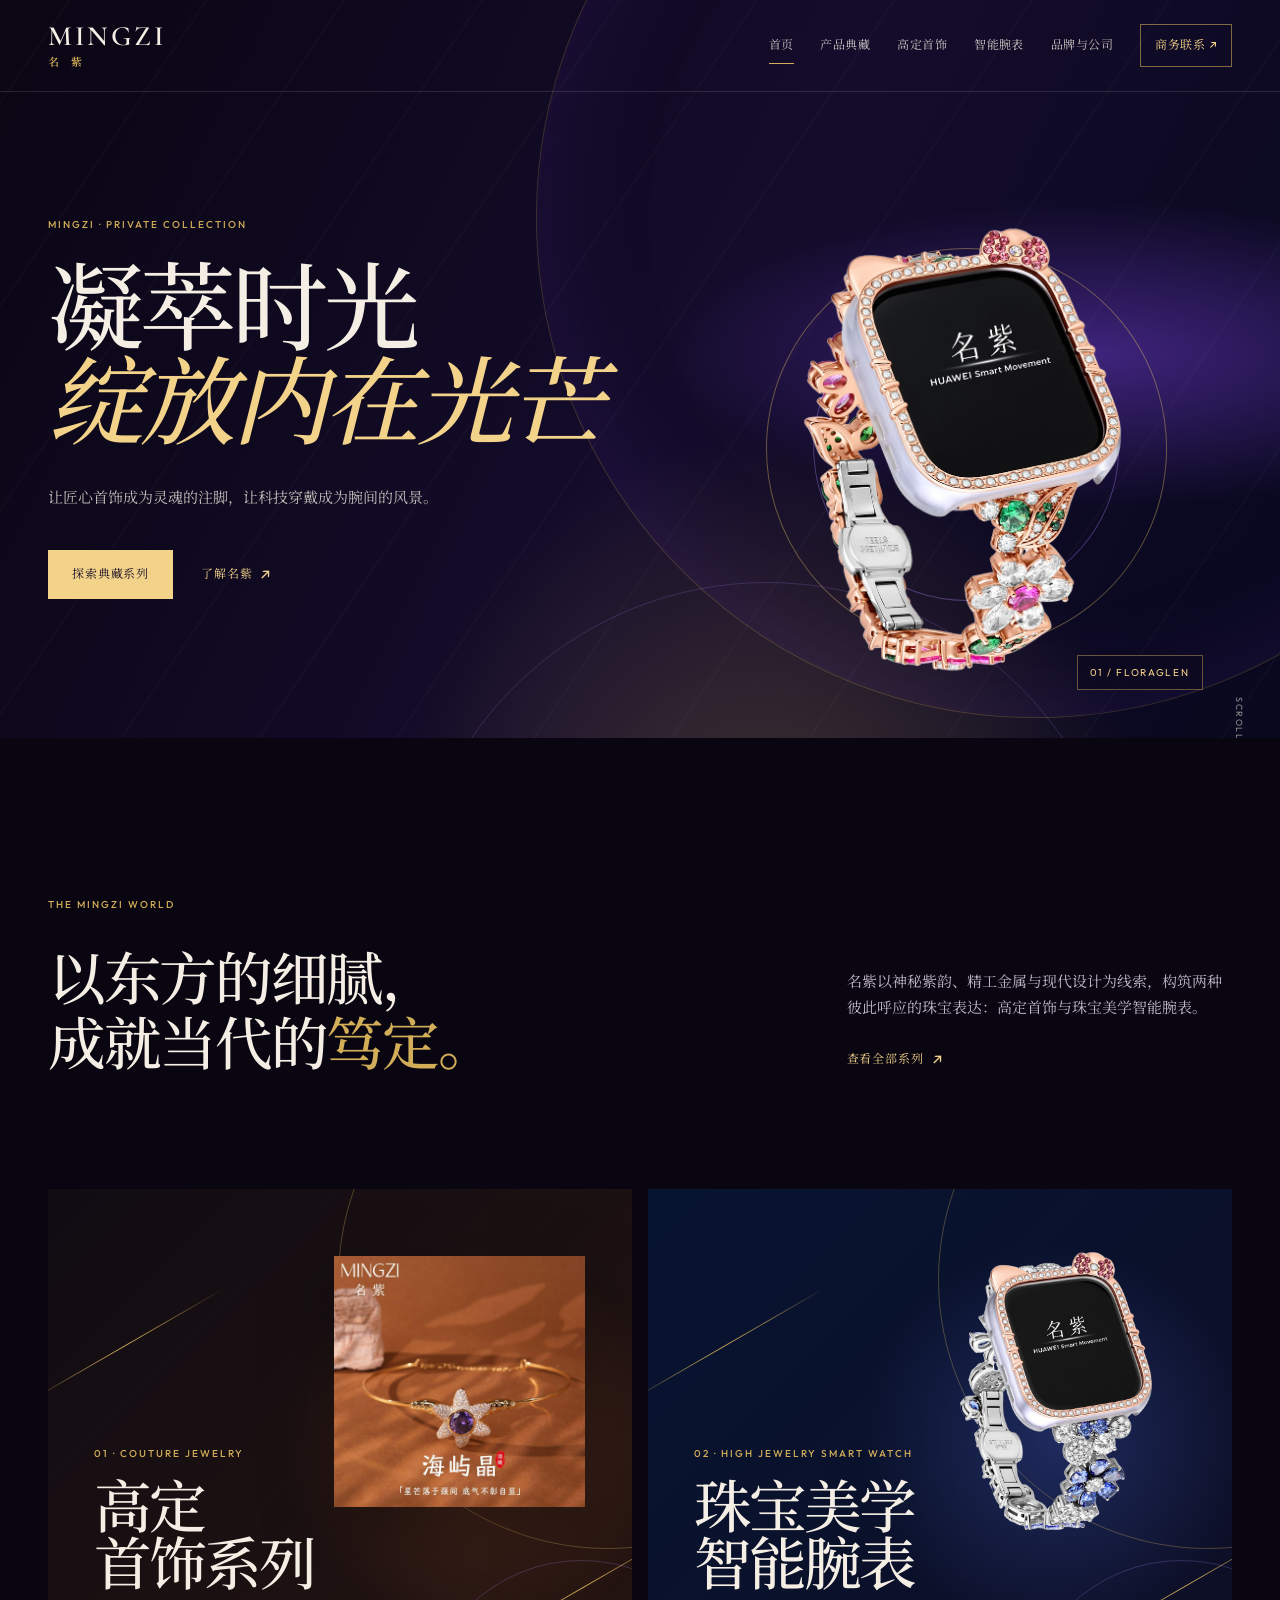
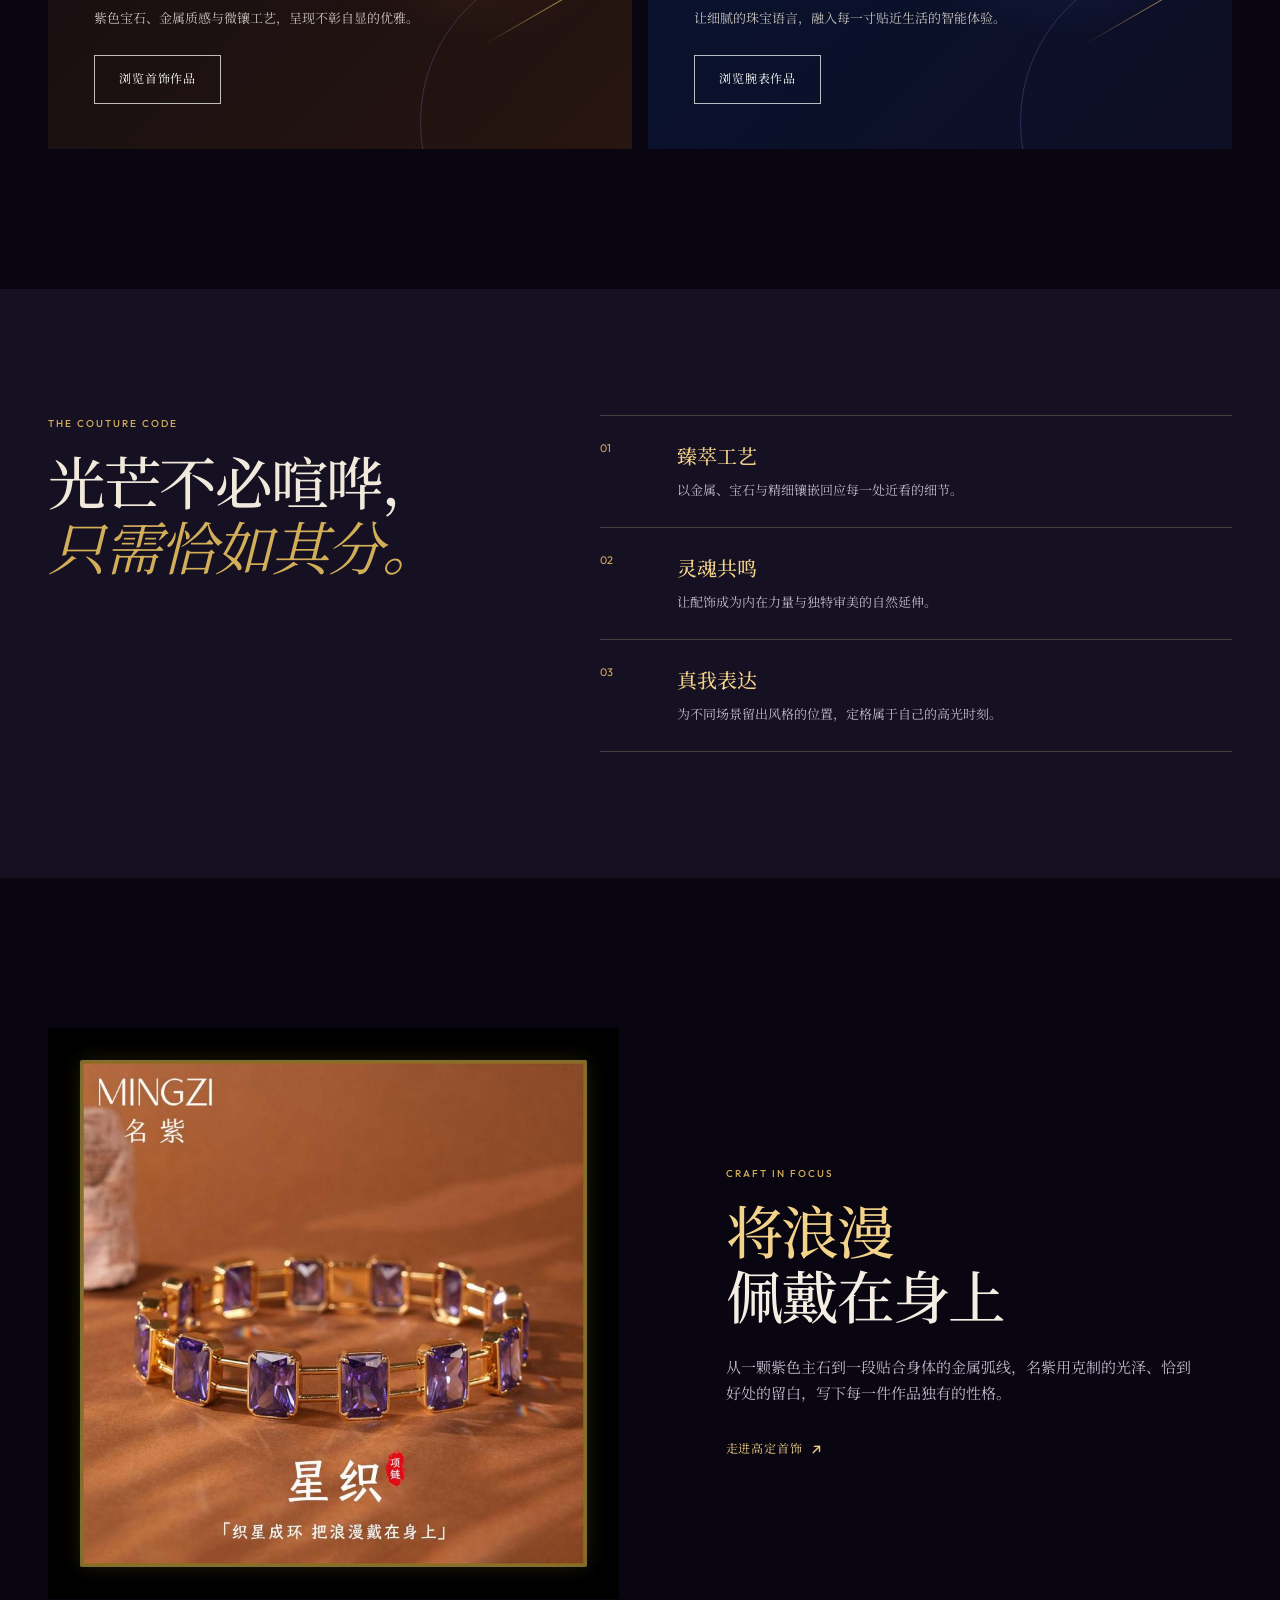
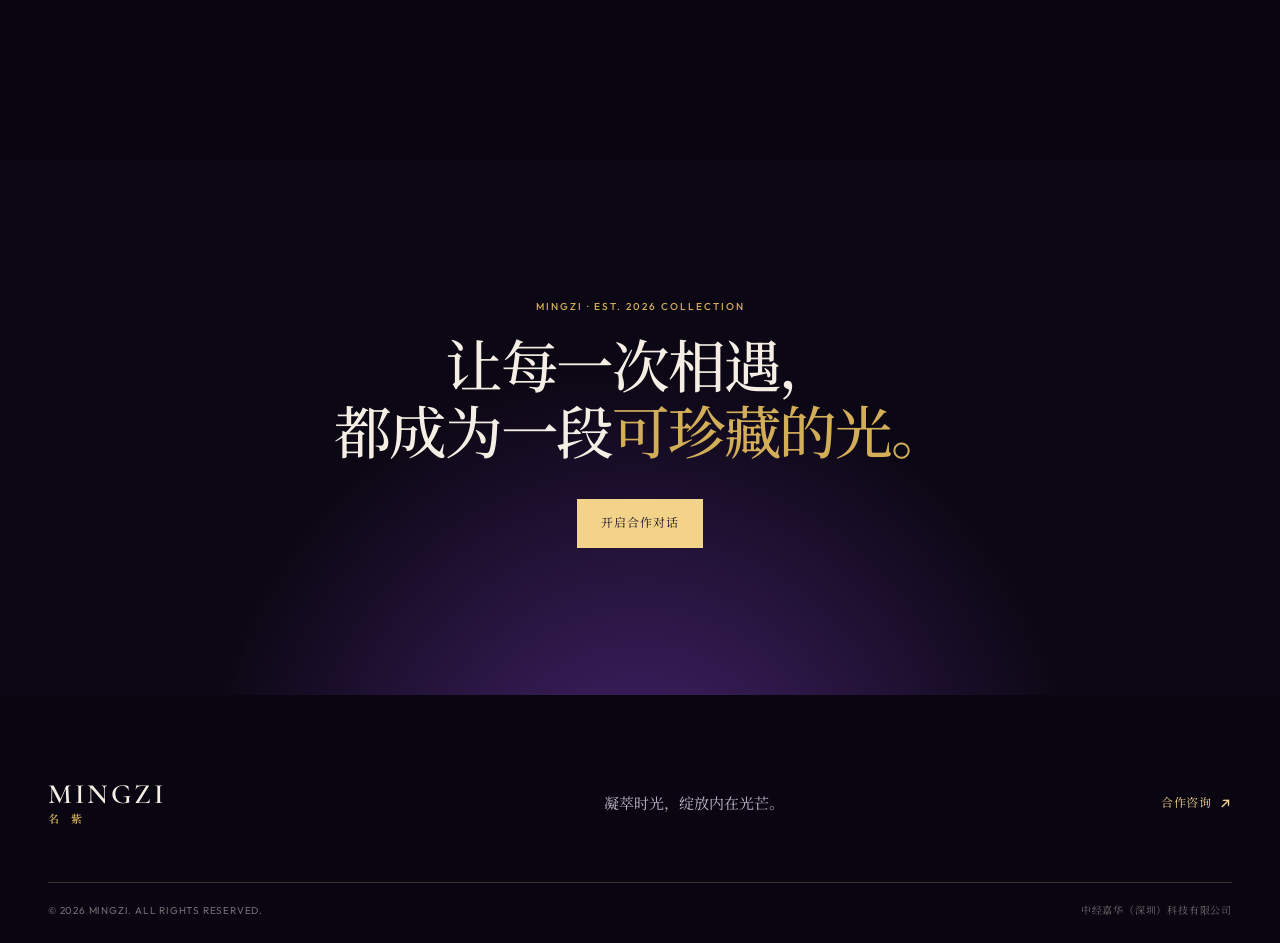
<file: index.html>
<!doctype html>
<html lang="zh-CN">
  <head>
    <meta charset="utf-8">
    <meta name="viewport" content="width=device-width, initial-scale=1">
    <meta name="description" content="名紫 MINGZI - 高定首饰与珠宝美学智能腕表系列。">
    <meta name="theme-color" content="#0a061a">
    <title>名紫 MINGZI | 高定首饰与智能腕表</title>
    <link rel="preconnect" href="https://fonts.googleapis.com">
    <link rel="preconnect" href="https://fonts.gstatic.com" crossorigin>
    <link href="https://fonts.googleapis.com/css2?family=Cormorant+Garamond:wght@400;500;600;700&family=Noto+Serif+SC:wght@400;500;600;700&family=Outfit:wght@400;500;600&display=swap" rel="stylesheet">
    <link rel="stylesheet" href="assets/site.css?v=9bdb654">
  </head>
  <body data-page="home">
    <a class="skip-link" href="#main">跳到主要内容</a>
    <header data-site-header></header>
    <main id="main">
      <section class="hero hero--home">
        <div class="hero__aurora" aria-hidden="true"></div>
        <div class="hero__content shell">
          <p class="eyebrow">MINGZI · PRIVATE COLLECTION</p>
          <h1>凝萃时光<br><em>绽放内在光芒</em></h1>
          <p class="hero__lead">让匠心首饰成为灵魂的注脚，让科技穿戴成为腕间的风景。</p>
          <div class="hero__actions">
            <a class="button button--gold" href="collections.html">探索典藏系列</a>
            <a class="text-link" href="brand.html">了解名紫 <span aria-hidden="true">↗</span></a>
          </div>
        </div>
        <div class="hero__product-stage reveal is-visible">
          <span class="hero__product-label">01 / FLORAGLEN</span>
          <img src="assets/products/watch-floraglen.png" style="--product-mask:url('products/watch-floraglen-mask.png')" alt="花涧绮梦 Floraglen 智能腕表" fetchpriority="high" draggable="false">
        </div>
        <a class="hero__scroll" href="#worlds"><span>SCROLL TO DISCOVER</span><i aria-hidden="true"></i></a>
      </section>

      <section class="intro shell" id="worlds">
        <p class="eyebrow">THE MINGZI WORLD</p>
        <div class="intro__grid reveal">
          <h2>以东方的细腻，<br>成就当代的<span>笃定。</span></h2>
          <div>
            <p>名紫以神秘紫韵、精工金属与现代设计为线索，构筑两种彼此呼应的珠宝表达：高定首饰与珠宝美学智能腕表。</p>
            <a class="text-link" href="collections.html">查看全部系列 <span aria-hidden="true">↗</span></a>
          </div>
        </div>
      </section>

      <section class="world-cards shell" aria-label="两大产品系列">
        <article class="world-card world-card--jewelry reveal">
          <div class="world-card__art" aria-hidden="true"><i></i><i></i></div>
          <img class="world-card__product" src="assets/products/jewelry-sealslegem.png" alt="海屿晶 SealsleGem 项圈项链" loading="lazy" draggable="false">
          <div class="world-card__content">
            <p class="eyebrow">01 · COUTURE JEWELRY</p>
            <h2>高定<br>首饰系列</h2>
            <p>紫色宝石、金属质感与微镶工艺，呈现不彰自显的优雅。</p>
            <a class="button button--line" href="jewelry.html">浏览首饰作品</a>
          </div>
        </article>
        <article class="world-card world-card--watch reveal">
          <div class="world-card__art" aria-hidden="true"><i></i><i></i></div>
          <img class="world-card__product world-card__product--watch" src="assets/products/watch-stellaisle.png" style="--product-mask:url('products/watch-stellaisle-mask.png')" alt="星屿蓝梦 Stellaisle 智能腕表" loading="lazy" draggable="false">
          <div class="world-card__content">
            <p class="eyebrow">02 · HIGH JEWELRY SMART WATCH</p>
            <h2>珠宝美学<br>智能腕表</h2>
            <p>让细腻的珠宝语言，融入每一寸贴近生活的智能体验。</p>
            <a class="button button--line" href="smart-watch.html">浏览腕表作品</a>
          </div>
        </article>
      </section>

      <section class="philosophy">
        <div class="shell philosophy__grid">
          <div class="philosophy__copy reveal">
            <p class="eyebrow">THE COUTURE CODE</p>
            <h2>光芒不必喧哗，<br><em>只需恰如其分。</em></h2>
          </div>
          <ol class="principles" aria-label="名紫品牌理念">
            <li class="reveal"><span>01</span><div><h3>臻萃工艺</h3><p>以金属、宝石与精细镶嵌回应每一处近看的细节。</p></div></li>
            <li class="reveal"><span>02</span><div><h3>灵魂共鸣</h3><p>让配饰成为内在力量与独特审美的自然延伸。</p></div></li>
            <li class="reveal"><span>03</span><div><h3>真我表达</h3><p>为不同场景留出风格的位置，定格属于自己的高光时刻。</p></div></li>
          </ol>
        </div>
      </section>

      <section class="feature shell">
        <div class="feature__image reveal">
          <img src="assets/products/jewelry-starweave.png" alt="星织 Starweave 紫宝石项链" loading="lazy" draggable="false">
        </div>
        <div class="feature__copy reveal">
          <p class="eyebrow">CRAFT IN FOCUS</p>
          <h2>将浪漫<br>佩戴在身上</h2>
          <p>从一颗紫色主石到一段贴合身体的金属弧线，名紫用克制的光泽、恰到好处的留白，写下每一件作品独有的性格。</p>
          <a class="text-link" href="jewelry.html">走进高定首饰 <span aria-hidden="true">↗</span></a>
        </div>
      </section>

      <section class="closing-cta">
        <div class="shell reveal">
          <p class="eyebrow">MINGZI · EST. 2026 COLLECTION</p>
          <h2>让每一次相遇，<br>都成为一段<span>可珍藏的光。</span></h2>
          <a class="button button--gold" href="contact.html">开启合作对话</a>
        </div>
      </section>
    </main>
    <footer data-site-footer></footer>
    <script src="assets/site.js" defer></script>
  </body>
</html>
</file>
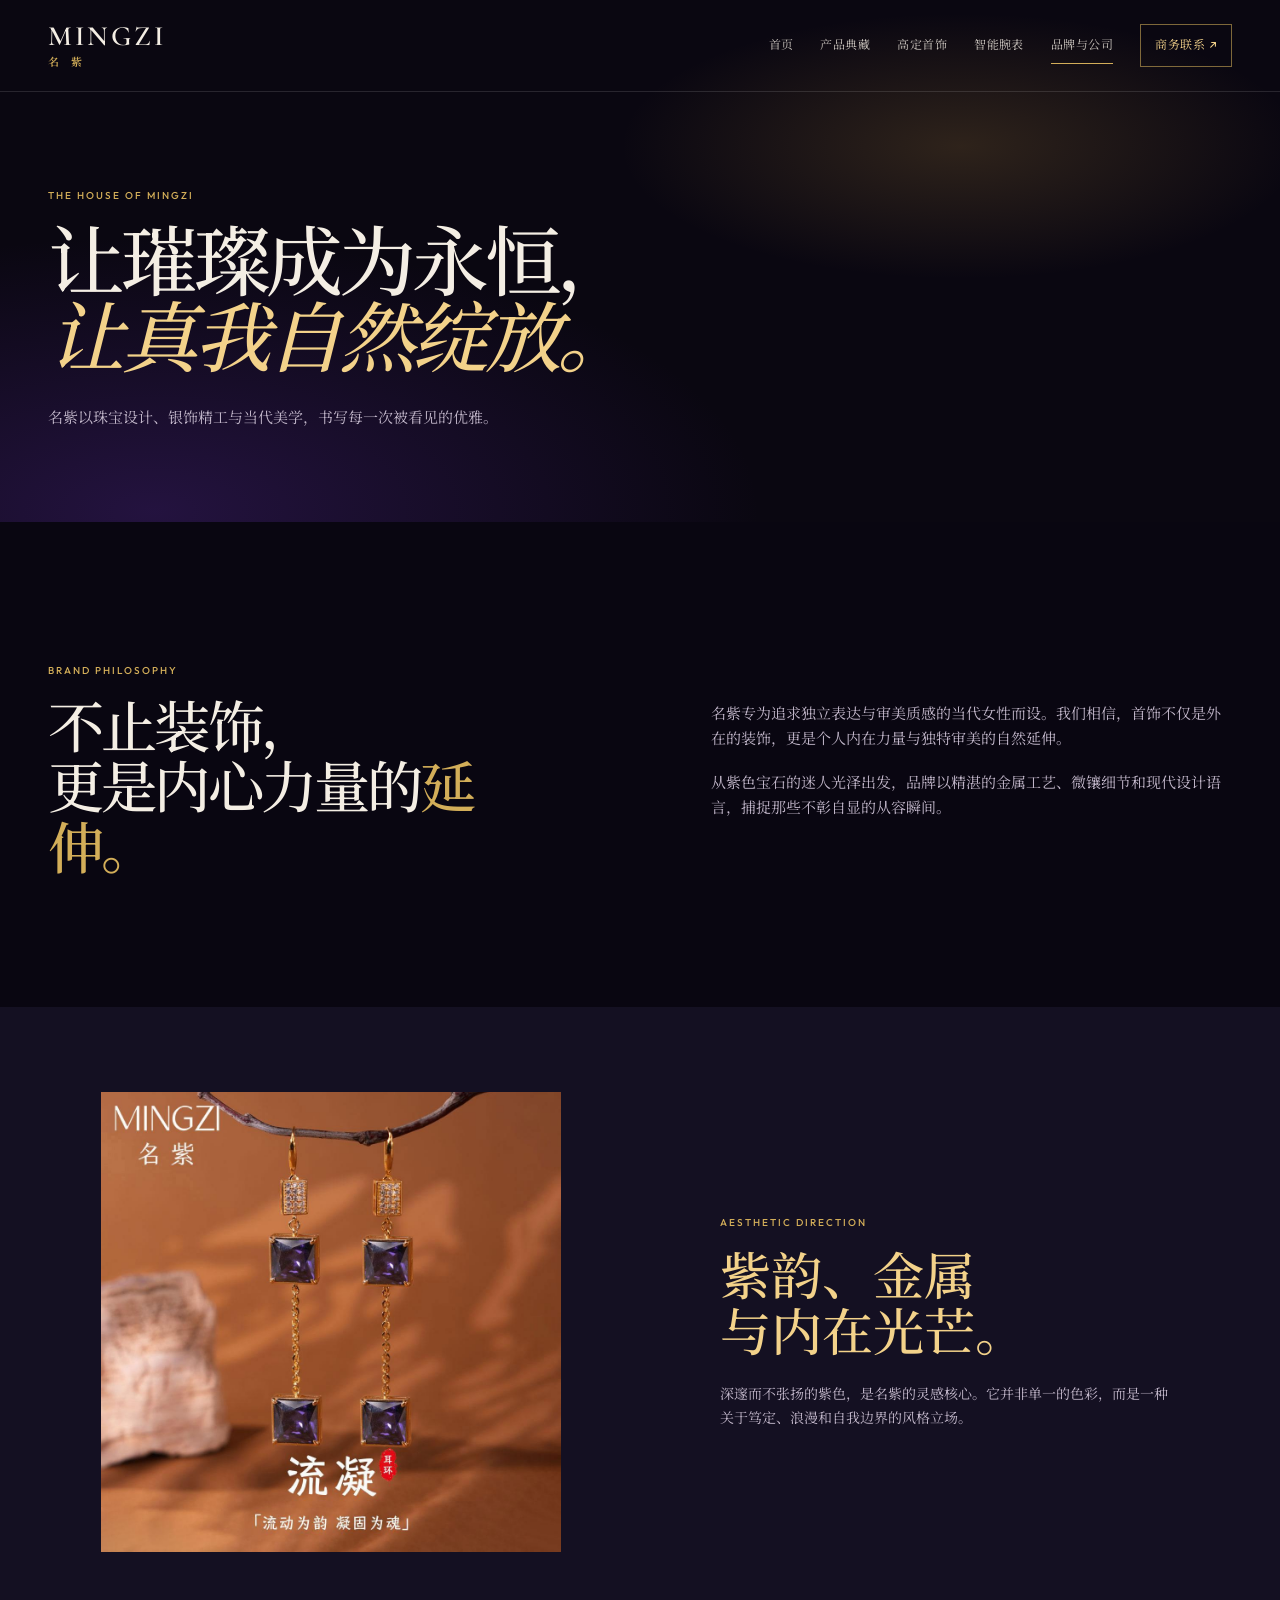
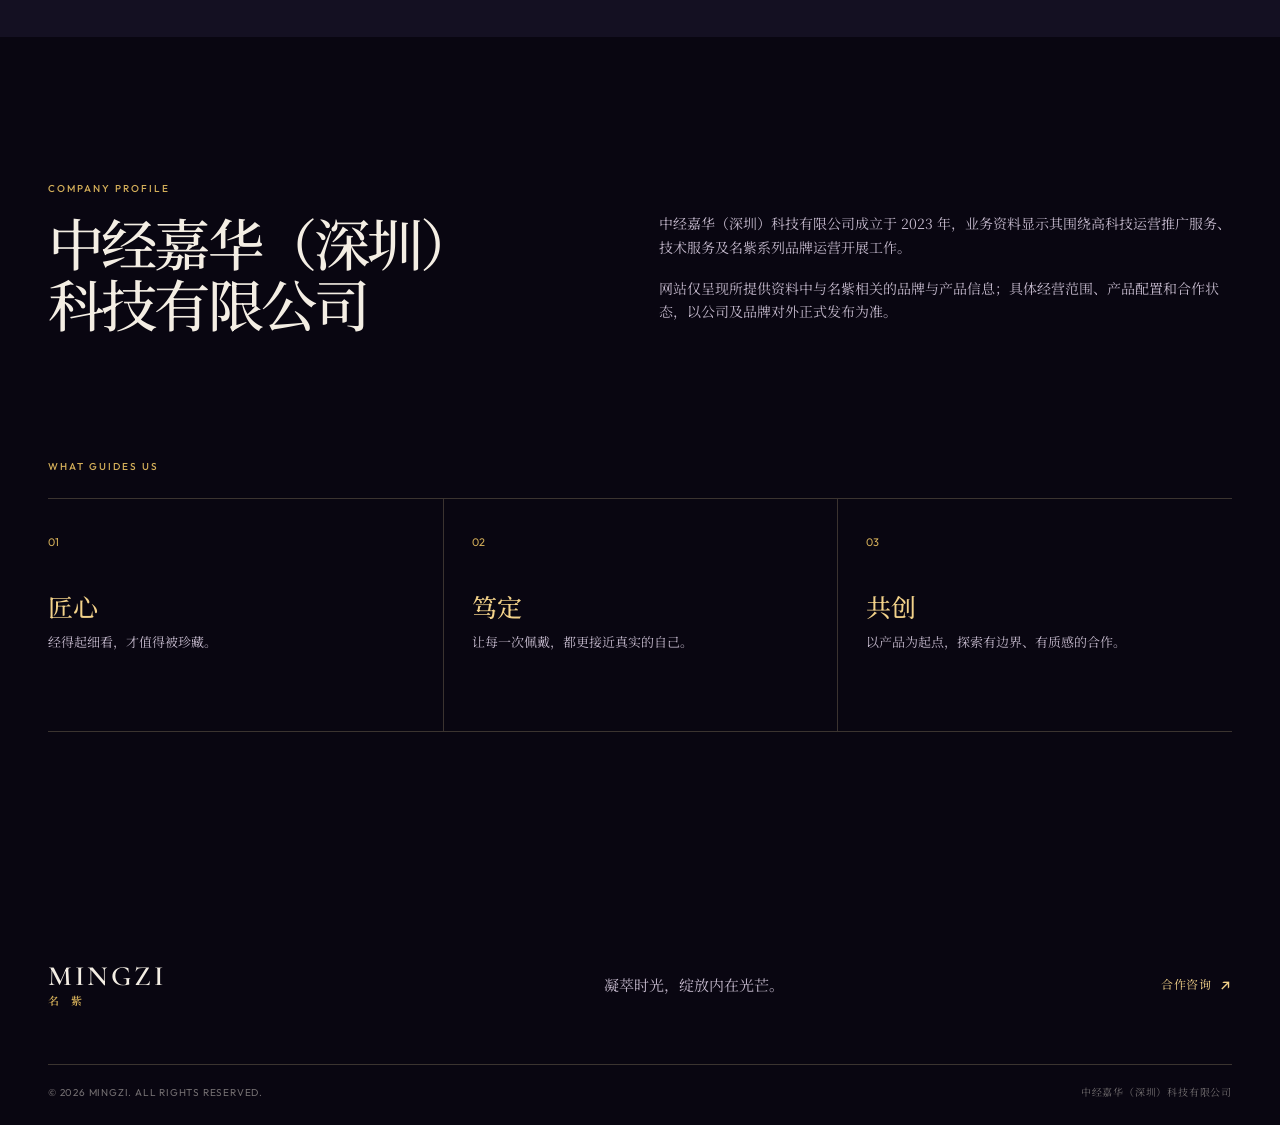
<file: brand.html>
<!doctype html>
<html lang="zh-CN">
  <head>
    <meta charset="utf-8"><meta name="viewport" content="width=device-width, initial-scale=1">
    <meta name="description" content="关于名紫 MINGZI 与中经嘉华（深圳）科技有限公司。"><meta name="theme-color" content="#0a061a">
    <title>品牌与公司 | 名紫 MINGZI</title>
    <link rel="preconnect" href="https://fonts.googleapis.com"><link rel="preconnect" href="https://fonts.gstatic.com" crossorigin>
    <link href="https://fonts.googleapis.com/css2?family=Cormorant+Garamond:wght@400;500;600;700&family=Noto+Serif+SC:wght@400;500;600&family=Outfit:wght@400;500;600&display=swap" rel="stylesheet"><link rel="stylesheet" href="assets/site.css?v=9bdb654">
  </head>
  <body data-page="brand">
    <a class="skip-link" href="#main">跳到主要内容</a><header data-site-header></header>
    <main id="main">
      <section class="page-hero page-hero--brand"><div class="shell"><p class="eyebrow">THE HOUSE OF MINGZI</p><h1>让璀璨成为永恒，<br><em>让真我自然绽放。</em></h1><p>名紫以珠宝设计、银饰精工与当代美学，书写每一次被看见的优雅。</p></div></section>
      <section class="brand-story shell"><div class="brand-story__title reveal"><p class="eyebrow">BRAND PHILOSOPHY</p><h2>不止装饰，<br>更是内心力量的<span>延伸。</span></h2></div><div class="brand-story__text reveal"><p>名紫专为追求独立表达与审美质感的当代女性而设。我们相信，首饰不仅是外在的装饰，更是个人内在力量与独特审美的自然延伸。</p><p>从紫色宝石的迷人光泽出发，品牌以精湛的金属工艺、微镶细节和现代设计语言，捕捉那些不彰自显的从容瞬间。</p></div></section>
      <section class="brand-image-statement"><div class="shell brand-image-statement__grid"><img src="assets/products/jewelry-coagulation.png" alt="流凝高定耳饰" loading="lazy" draggable="false"><div class="reveal"><p class="eyebrow">AESTHETIC DIRECTION</p><h2>紫韵、金属<br>与内在光芒。</h2><p>深邃而不张扬的紫色，是名紫的灵感核心。它并非单一的色彩，而是一种关于笃定、浪漫和自我边界的风格立场。</p></div></div></section>
      <section class="company shell"><div class="company__heading reveal"><p class="eyebrow">COMPANY PROFILE</p><h2>中经嘉华（深圳）<br>科技有限公司</h2></div><div class="company__copy reveal"><p>中经嘉华（深圳）科技有限公司成立于 2023 年，业务资料显示其围绕高科技运营推广服务、技术服务及名紫系列品牌运营开展工作。</p><p>网站仅呈现所提供资料中与名紫相关的品牌与产品信息；具体经营范围、产品配置和合作状态，以公司及品牌对外正式发布为准。</p></div></section>
      <section class="values shell"><p class="eyebrow">WHAT GUIDES US</p><div class="values__grid"><article class="reveal"><span>01</span><h3>匠心</h3><p>经得起细看，才值得被珍藏。</p></article><article class="reveal"><span>02</span><h3>笃定</h3><p>让每一次佩戴，都更接近真实的自己。</p></article><article class="reveal"><span>03</span><h3>共创</h3><p>以产品为起点，探索有边界、有质感的合作。</p></article></div></section>
    </main>
    <footer data-site-footer></footer><script src="assets/site.js" defer></script>
  </body>
</html>
</file>
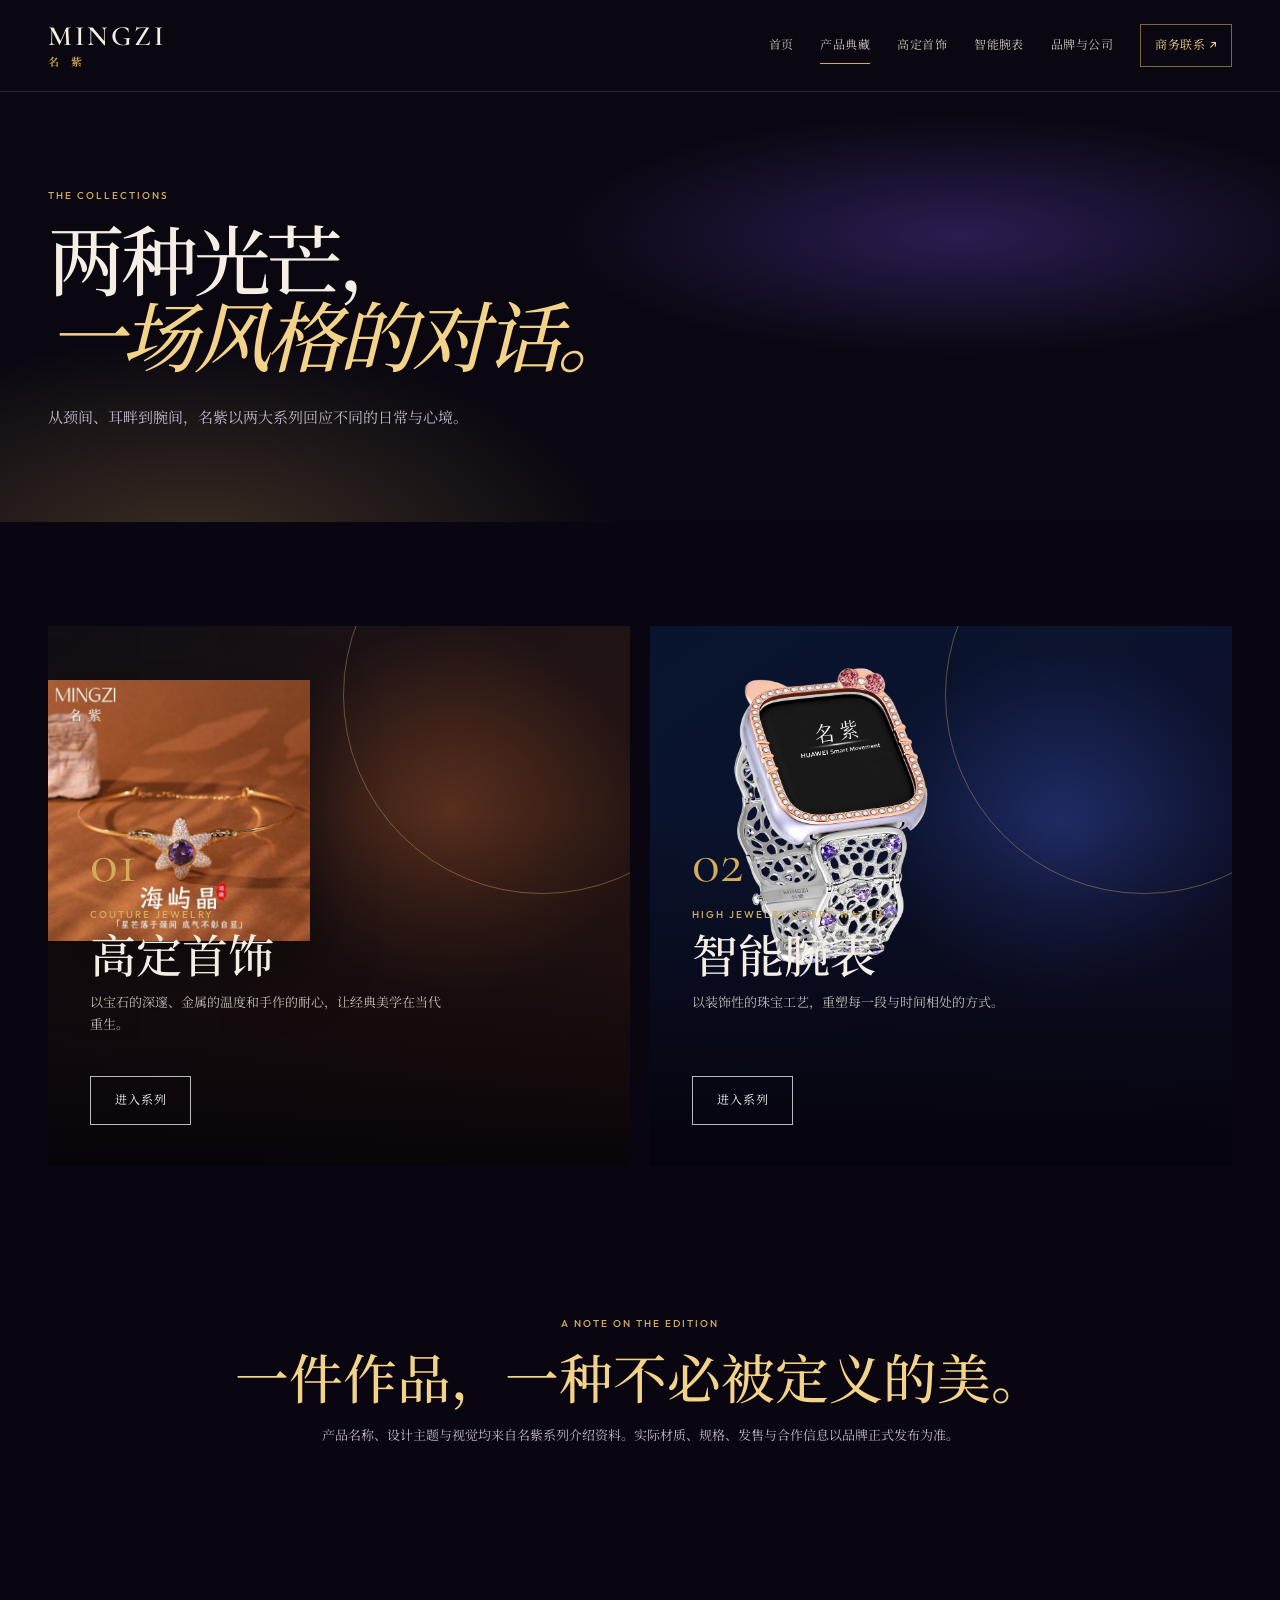
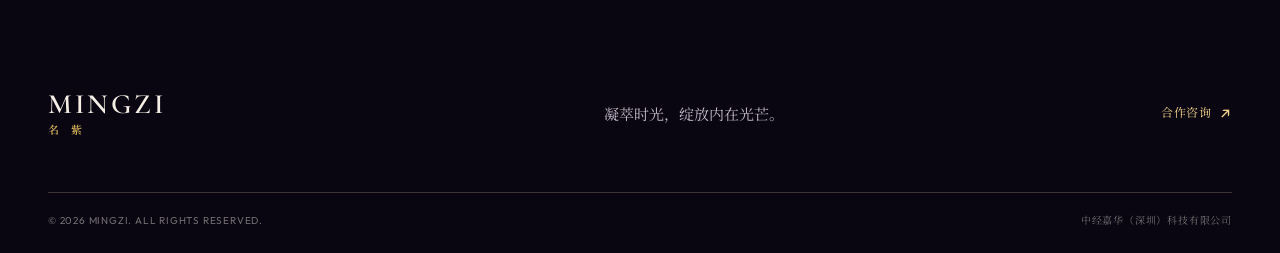
<file: collections.html>
<!doctype html>
<html lang="zh-CN">
  <head>
    <meta charset="utf-8">
    <meta name="viewport" content="width=device-width, initial-scale=1">
    <meta name="description" content="名紫 MINGZI 产品典藏 - 高定首饰与珠宝美学智能腕表。">
    <meta name="theme-color" content="#0a061a">
    <title>产品典藏 | 名紫 MINGZI</title>
    <link rel="preconnect" href="https://fonts.googleapis.com"><link rel="preconnect" href="https://fonts.gstatic.com" crossorigin>
    <link href="https://fonts.googleapis.com/css2?family=Cormorant+Garamond:wght@400;500;600;700&family=Noto+Serif+SC:wght@400;500;600;700&family=Outfit:wght@400;500;600&display=swap" rel="stylesheet">
    <link rel="stylesheet" href="assets/site.css?v=9bdb654">
  </head>
  <body data-page="collections">
    <a class="skip-link" href="#main">跳到主要内容</a><header data-site-header></header>
    <main id="main">
      <section class="page-hero page-hero--collections">
        <div class="shell"><p class="eyebrow">THE COLLECTIONS</p><h1>两种光芒，<br><em>一场风格的对话。</em></h1><p>从颈间、耳畔到腕间，名紫以两大系列回应不同的日常与心境。</p></div>
      </section>
      <section class="collection-paths shell">
        <article class="collection-path collection-path--dark reveal">
          <div class="collection-path__art" aria-hidden="true"></div>
          <img class="collection-path__product" src="assets/products/jewelry-sealslegem.png" alt="海屿晶项圈项链" loading="lazy" draggable="false">
          <div class="collection-path__content"><span>01</span><p class="eyebrow">COUTURE JEWELRY</p><h2>高定首饰</h2><p>以宝石的深邃、金属的温度和手作的耐心，让经典美学在当代重生。</p><a class="button button--line" href="jewelry.html">进入系列</a></div>
        </article>
        <article class="collection-path collection-path--blue reveal">
          <div class="collection-path__art" aria-hidden="true"></div>
          <img class="collection-path__product collection-path__product--watch" src="assets/products/watch-tide.png" style="--product-mask:url('products/watch-tide-mask.png')" alt="汐光紫霞智能腕表" loading="lazy" draggable="false">
          <div class="collection-path__content"><span>02</span><p class="eyebrow">HIGH JEWELRY SMART WATCH</p><h2>智能腕表</h2><p>以装饰性的珠宝工艺，重塑每一段与时间相处的方式。</p><a class="button button--line" href="smart-watch.html">进入系列</a></div>
        </article>
      </section>
      <section class="edition-note shell reveal">
        <p class="eyebrow">A NOTE ON THE EDITION</p><h2>一件作品，一种不必被定义的美。</h2><p>产品名称、设计主题与视觉均来自名紫系列介绍资料。实际材质、规格、发售与合作信息以品牌正式发布为准。</p>
      </section>
    </main>
    <footer data-site-footer></footer><script src="assets/site.js" defer></script>
  </body>
</html>
</file>
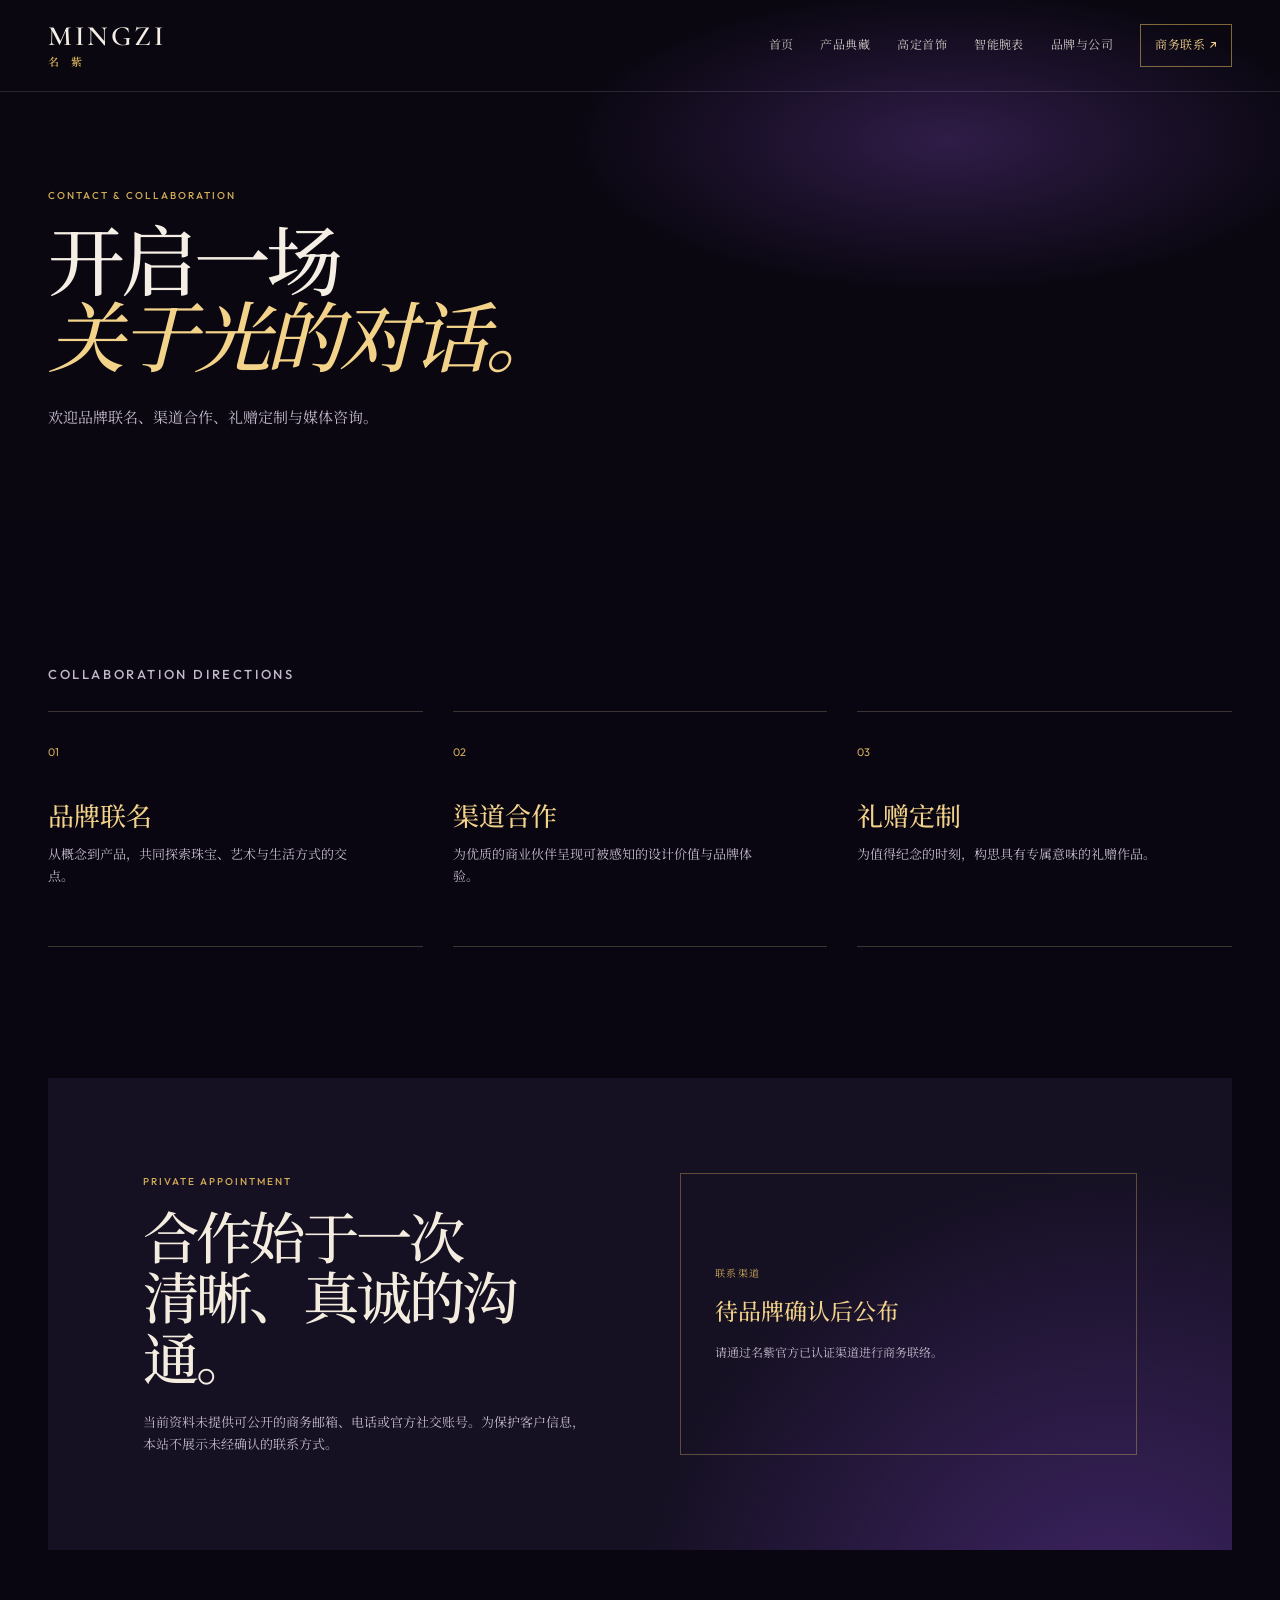
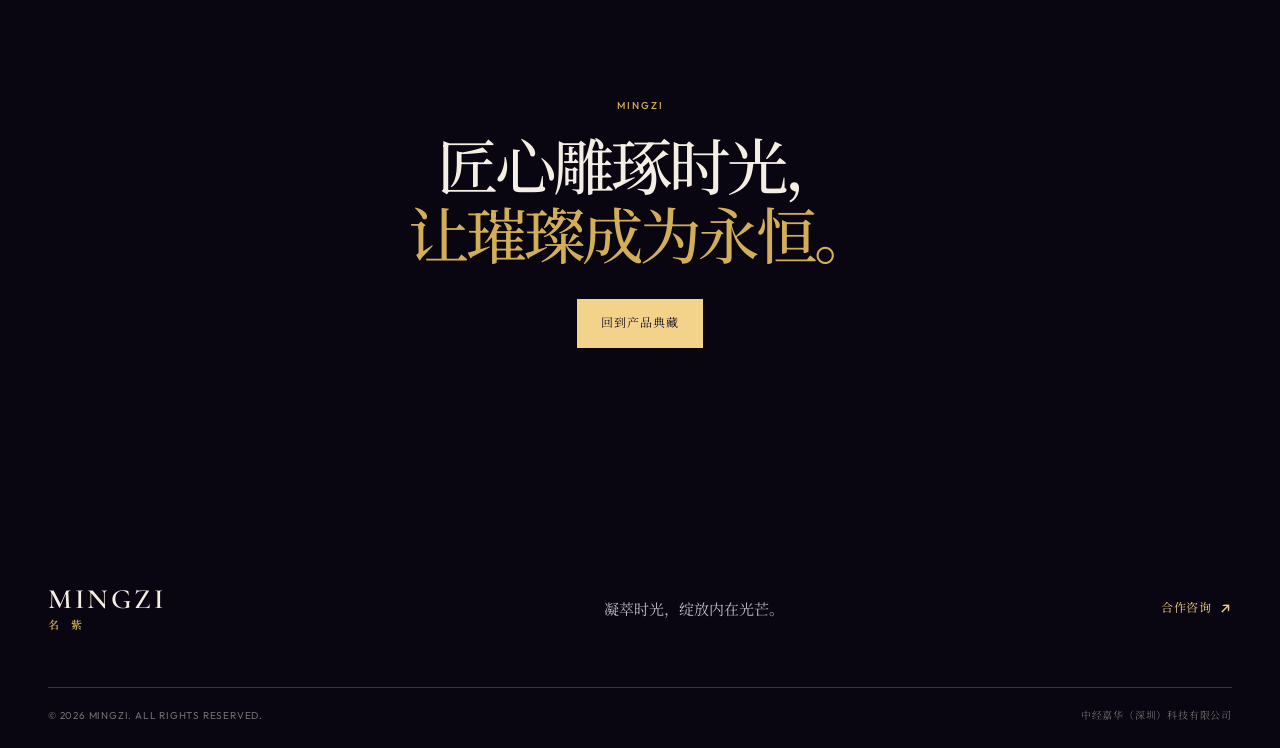
<file: contact.html>
<!doctype html>
<html lang="zh-CN">
  <head>
    <meta charset="utf-8"><meta name="viewport" content="width=device-width, initial-scale=1">
    <meta name="description" content="名紫 MINGZI 商务合作与品牌咨询。"><meta name="theme-color" content="#0a061a">
    <title>商务联系 | 名紫 MINGZI</title>
    <link rel="preconnect" href="https://fonts.googleapis.com"><link rel="preconnect" href="https://fonts.gstatic.com" crossorigin>
    <link href="https://fonts.googleapis.com/css2?family=Cormorant+Garamond:wght@400;500;600;700&family=Noto+Serif+SC:wght@400;500;600&family=Outfit:wght@400;500;600&display=swap" rel="stylesheet"><link rel="stylesheet" href="assets/site.css?v=9bdb654">
  </head>
  <body data-page="contact">
    <a class="skip-link" href="#main">跳到主要内容</a><header data-site-header></header>
    <main id="main">
      <section class="page-hero page-hero--contact"><div class="shell"><p class="eyebrow">CONTACT & COLLABORATION</p><h1>开启一场<br><em>关于光的对话。</em></h1><p>欢迎品牌联名、渠道合作、礼赠定制与媒体咨询。</p></div></section>
      <section class="contact-types shell"><p class="eyebrow">COLLABORATION DIRECTIONS</p><div class="contact-types__grid"><article class="reveal"><span>01</span><h2>品牌联名</h2><p>从概念到产品，共同探索珠宝、艺术与生活方式的交点。</p></article><article class="reveal"><span>02</span><h2>渠道合作</h2><p>为优质的商业伙伴呈现可被感知的设计价值与品牌体验。</p></article><article class="reveal"><span>03</span><h2>礼赠定制</h2><p>为值得纪念的时刻，构思具有专属意味的礼赠作品。</p></article></div></section>
      <section class="contact-panel shell"><div class="contact-panel__copy reveal"><p class="eyebrow">PRIVATE APPOINTMENT</p><h2>合作始于一次<br>清晰、真诚的沟通。</h2><p>当前资料未提供可公开的商务邮箱、电话或官方社交账号。为保护客户信息，本站不展示未经确认的联系方式。</p></div><div class="contact-panel__note reveal"><p>联系渠道</p><strong>待品牌确认后公布</strong><span>请通过名紫官方已认证渠道进行商务联络。</span></div></section>
      <section class="contact-final shell"><p class="eyebrow">MINGZI</p><h2>匠心雕琢时光，<br><span>让璀璨成为永恒。</span></h2><a class="button button--gold" href="collections.html">回到产品典藏</a></section>
    </main>
    <footer data-site-footer></footer><script src="assets/site.js" defer></script>
  </body>
</html>
</file>
<file: assets/site.css>
:root {
  --ink: #090611;
  --ink-soft: #120d1d;
  --ink-blue: #06092b;
  --violet: #643bd2;
  --violet-pale: #b49aff;
  --gold: #d3ae59;
  --gold-bright: #f3d28a;
  --cream: #f4eee4;
  --muted: #c3b8cb;
  --rule: rgba(235, 213, 160, .22);
  --font-display: "Cormorant Garamond", "Noto Serif SC", serif;
  --font-body: "Noto Serif SC", serif;
  --font-ui: "Outfit", "Noto Serif SC", sans-serif;
  --shell: min(1280px, calc(100vw - 96px));
}

* { box-sizing: border-box; }
html { background: var(--ink); scroll-behavior: smooth; }
body { margin: 0; color: var(--cream); background: var(--ink); font-family: var(--font-body); font-weight: 400; line-height: 1.7; overflow-x: hidden; }
body::selection { color: var(--ink); background: var(--gold-bright); }
a { color: inherit; text-decoration: none; }
button { color: inherit; font: inherit; }
img { display: block; max-width: 100%; user-select: none; -webkit-user-drag: none; }
h1, h2, h3, p { margin: 0; }
.shell { width: var(--shell); margin-inline: auto; }
.skip-link { position: fixed; z-index: 999; top: -100px; left: 16px; color: var(--ink); background: var(--gold-bright); padding: 10px 14px; font-family: var(--font-ui); font-size: 13px; }
.skip-link:focus { top: 16px; }

/* Header and footer */
[data-site-header] { position: relative; z-index: 30; }
.site-header { position: absolute; top: 0; left: 0; width: 100%; display: flex; align-items: center; justify-content: space-between; min-height: 92px; padding: 0 max(48px, calc((100vw - 1280px) / 2)); border-bottom: 1px solid rgba(255, 255, 255, .12); }
.brand-mark { display: inline-flex; flex-direction: column; align-items: flex-start; color: var(--cream); line-height: .85; letter-spacing: .06em; }
.brand-mark span { font-family: var(--font-display); font-size: 28px; font-weight: 600; letter-spacing: .11em; }
.brand-mark b { margin-top: 8px; color: var(--gold); font-family: var(--font-body); font-size: 11px; font-weight: 600; letter-spacing: .42em; }
.site-nav { display: flex; align-items: center; gap: clamp(16px, 2.1vw, 34px); color: rgba(244, 238, 228, .82); font-family: var(--font-ui); font-size: 12px; letter-spacing: .04em; }
.site-nav > a:not(.site-nav__contact) { position: relative; padding: 35px 0; white-space: nowrap; }
.site-nav > a:not(.site-nav__contact)::after { position: absolute; bottom: 27px; left: 0; width: 0; height: 1px; content: ""; background: var(--gold); transition: width .28s ease; }
.site-nav > a:hover::after, .site-nav > a[aria-current="page"]::after { width: 100%; }
.site-nav__contact { padding: 10px 14px; border: 1px solid rgba(211, 174, 89, .58); color: var(--gold-bright); transition: background .25s, color .25s; }
.site-nav__contact:hover { color: var(--ink); background: var(--gold-bright); }
.menu-toggle { display: none; }
.site-footer { padding-top: 88px; padding-bottom: 24px; }
.site-footer__top { display: grid; grid-template-columns: 1fr 1fr auto; align-items: center; gap: 36px; padding-bottom: 58px; border-bottom: 1px solid var(--rule); }
.site-footer__top > p { color: var(--muted); font-size: 15px; }
.site-footer__bottom { display: flex; justify-content: space-between; gap: 20px; padding-top: 19px; color: rgba(244, 238, 228, .45); font-family: var(--font-ui); font-size: 10px; letter-spacing: .08em; }

/* Common atomic pieces */
.eyebrow { color: var(--gold); font-family: var(--font-ui); font-size: 10px; font-weight: 500; letter-spacing: .2em; text-transform: uppercase; }
.button { display: inline-flex; align-items: center; justify-content: center; min-height: 49px; padding: 0 24px; font-family: var(--font-ui); font-size: 12px; letter-spacing: .07em; transition: transform .25s ease, background .25s ease, color .25s ease; }
.button:hover { transform: translateY(-3px); }
.button--gold { color: #1b1328; background: var(--gold-bright); }
.button--line { border: 1px solid rgba(255, 255, 255, .72); color: white; }
.button--line:hover { border-color: var(--gold-bright); color: var(--ink); background: var(--gold-bright); }
.text-link { display: inline-flex; gap: 8px; align-items: center; color: var(--gold-bright); font-family: var(--font-ui); font-size: 12px; letter-spacing: .07em; }
.text-link span { font-size: 16px; transition: transform .2s; }
.text-link:hover span { transform: translate(3px, -3px); }
.reveal { opacity: 0; transform: translateY(24px); transition: opacity .7s ease, transform .7s cubic-bezier(.2,.65,.3,1); }
.reveal.is-visible { opacity: 1; transform: translateY(0); }

/* Home */
.hero { position: relative; min-height: 100svh; isolation: isolate; }
.hero__media { position: absolute; z-index: -2; inset: 0; width: 100%; height: 100%; object-fit: cover; object-position: center; }
.hero__veil { position: absolute; z-index: -1; inset: 0; background: linear-gradient(90deg, rgba(3, 2, 14, .93) 0%, rgba(3, 2, 14, .6) 39%, rgba(3, 2, 14, .12) 70%), linear-gradient(0deg, rgba(3, 2, 14, .8) 0%, transparent 35%); }
.hero__content { display: flex; min-height: 100svh; padding-top: clamp(180px, 24vh, 250px); padding-bottom: 130px; flex-direction: column; align-items: flex-start; justify-content: flex-start; }
.hero h1 { max-width: 780px; margin-top: 22px; font-size: clamp(56px, 7.5vw, 116px); font-weight: 500; line-height: .98; letter-spacing: -.04em; }
.hero h1 em, .page-hero h1 em, .catalog-hero h1 em { color: var(--gold-bright); font-family: var(--font-display); font-weight: 500; }
.hero__lead { max-width: 430px; margin-top: 30px; color: rgba(244, 238, 228, .78); font-size: 15px; }
.hero__actions { display: flex; gap: 28px; align-items: center; margin-top: 40px; }
.hero__scroll { position: absolute; right: max(48px, calc((100vw - 1280px) / 2)); bottom: 41px; display: flex; gap: 15px; align-items: center; color: rgba(244,238,228,.58); font-family: var(--font-ui); font-size: 9px; letter-spacing: .17em; transform: rotate(90deg) translateX(100%); transform-origin: right bottom; }
.hero__scroll i { position: relative; width: 42px; height: 1px; overflow: hidden; background: rgba(244,238,228,.36); }
.hero__scroll i::after { position: absolute; inset: 0 auto 0 0; width: 50%; content: ""; background: var(--gold-bright); animation: travel 1.8s ease-in-out infinite; }
@keyframes travel { 0% { transform: translateX(-100%); } 55%, 100% { transform: translateX(210%); } }
.intro { padding-top: 158px; padding-bottom: 116px; }
.intro__grid { display: grid; grid-template-columns: 1.2fr .68fr; gap: 10%; margin-top: 30px; align-items: end; }
.intro h2, .philosophy h2, .feature h2, .closing-cta h2 { font-size: clamp(41px, 4.5vw, 72px); font-weight: 500; line-height: 1.13; letter-spacing: -.04em; }
.intro h2 span, .closing-cta h2 span { color: var(--gold); }
.intro__grid p { margin-bottom: 24px; color: var(--muted); font-size: 15px; }
.world-cards { display: grid; grid-template-columns: repeat(2, 1fr); gap: 16px; }
.world-card { position: relative; min-height: 710px; overflow: hidden; isolation: isolate; }
.world-card img { position: absolute; z-index: -2; width: 100%; height: 100%; object-fit: cover; transition: transform .8s cubic-bezier(.18,.7,.3,1); }
.world-card--jewelry img { object-position: 50% 50%; }
.world-card--watch img { object-position: 50% 50%; }
.world-card:hover img { transform: scale(1.035); }
.world-card__shade { position: absolute; z-index: -1; inset: 0; background: linear-gradient(0deg, rgba(2,1,5,.9), rgba(2,1,5,.02) 75%); }
.world-card__content { position: absolute; inset: auto 46px 45px; }
.world-card h2 { margin-top: 13px; font-size: clamp(46px, 4.5vw, 72px); font-weight: 500; line-height: .98; letter-spacing: -.05em; }
.world-card__content > p:not(.eyebrow) { max-width: 325px; margin: 19px 0 26px; color: rgba(244,238,228,.8); font-size: 13px; }
.philosophy { margin-top: 140px; padding: 126px 0; background: #151022; }
.philosophy__grid { display: grid; grid-template-columns: .8fr 1.2fr; gap: 11%; align-items: start; }
.philosophy h2 { margin-top: 16px; color: #f1e9dc; }
.philosophy h2 em { color: var(--gold); font-family: var(--font-display); font-weight: 400; }
.principles { display: grid; gap: 0; padding: 0; margin: 0; list-style: none; counter-reset: none; }
.principles li { display: grid; grid-template-columns: 64px 1fr; gap: 13px; padding: 23px 0 26px; border-top: 1px solid var(--rule); }
.principles li:last-child { border-bottom: 1px solid var(--rule); }
.principles li > span { color: var(--gold); font-family: var(--font-ui); font-size: 11px; }
.principles h3 { color: var(--gold-bright); font-size: 20px; font-weight: 500; }
.principles p { margin-top: 6px; color: var(--muted); font-size: 13px; }
.feature { display: grid; grid-template-columns: 1.06fr .94fr; gap: 9%; align-items: center; padding-top: 150px; padding-bottom: 160px; }
.feature__image { overflow: hidden; }
.feature__image img { width: 100%; transition: transform .8s ease; }
.feature__image:hover img { transform: scale(1.03); }
.feature__copy { padding-right: 8%; }
.feature h2 { margin: 15px 0 27px; }
.feature h2::first-line { color: var(--gold-bright); }
.feature__copy p:not(.eyebrow) { margin-bottom: 28px; color: var(--muted); font-size: 15px; }
.closing-cta { padding: 139px 0 147px; text-align: center; background: radial-gradient(circle at 50% 120%, rgba(92, 47, 145, .7), transparent 48%), #0c0714; }
.closing-cta h2 { max-width: 880px; margin: 16px auto 37px; }

/* Non-home page headings */
.page-hero { display: flex; min-height: 540px; padding: 187px 0 92px; align-items: flex-end; background: radial-gradient(ellipse at 78% 24%, rgba(106,63,202,.5), transparent 26%), radial-gradient(circle at 6% 110%, rgba(216,177,92,.24), transparent 30%), #0a0711; }
.page-hero .shell { max-width: 1120px; margin-left: max(48px, calc((100vw - 1280px) / 2)); }
.page-hero h1 { max-width: 970px; margin-top: 15px; font-size: clamp(52px, 6vw, 94px); font-weight: 500; line-height: .99; letter-spacing: -.055em; }
.page-hero p:not(.eyebrow) { max-width: 470px; margin-top: 24px; color: var(--muted); font-size: 15px; }
.page-hero--collections { background: radial-gradient(ellipse at 75% 45%, rgba(108,66,202,.34), transparent 30%), radial-gradient(ellipse at 15% 107%, rgba(212,174,88,.24), transparent 28%), #0a0711; }
.page-hero--brand { min-height: 570px; background: radial-gradient(ellipse at 75% 28%, rgba(181,138,63,.21), transparent 25%), radial-gradient(ellipse at 12% 98%, rgba(74,36,132,.4), transparent 38%), #0a0711; }
.page-hero--contact { min-height: 525px; background: radial-gradient(ellipse at 74% 27%, rgba(126,73,187,.32), transparent 28%), #0a0711; }

/* Collections */
.collection-paths { display: grid; grid-template-columns: 1fr 1fr; gap: 20px; padding-top: 104px; }
.collection-path { position: relative; min-height: 670px; overflow: hidden; isolation: isolate; }
.collection-path img { position: absolute; inset: 0; z-index: -2; width: 100%; height: 100%; object-fit: cover; transition: transform .75s ease; }
.collection-path:hover img { transform: scale(1.04); }
.collection-path::after { position: absolute; z-index: -1; inset: 0; content: ""; background: linear-gradient(0deg, rgba(2,1,7,.9), rgba(2,1,7,.1) 76%); }
.collection-path__content { position: absolute; right: 42px; bottom: 41px; left: 42px; }
.collection-path__content > span { color: var(--gold); font-family: var(--font-display); font-size: 58px; line-height: 1; }
.collection-path__content .eyebrow { margin-top: 14px; }
.collection-path h2 { margin: 7px 0 15px; font-size: 46px; font-weight: 500; line-height: 1; }
.collection-path__content > p:not(.eyebrow) { max-width: 360px; min-height: 62px; margin-bottom: 23px; color: rgba(244,238,228,.78); font-size: 13px; }
.edition-note { max-width: 900px; padding: 149px 0 159px; text-align: center; }
.edition-note h2 { margin: 14px 0 19px; color: var(--gold-bright); font-size: clamp(35px, 4.2vw, 58px); font-weight: 500; line-height: 1.1; }
.edition-note > p:not(.eyebrow) { color: var(--muted); font-size: 13px; }

/* Catalogs */
.catalog-hero { position: relative; display: flex; min-height: 720px; overflow: hidden; isolation: isolate; align-items: flex-end; }
.catalog-hero > img { position: absolute; z-index: -2; inset: 0; width: 100%; height: 100%; object-fit: cover; }
.catalog-hero__veil { position: absolute; z-index: -1; inset: 0; background: linear-gradient(90deg, rgba(2,1,5,.9) 0%, rgba(2,1,5,.68) 42%, rgba(2,1,5,.15) 76%), linear-gradient(0deg, rgba(2,1,5,.68), transparent 55%); }
.catalog-hero--watch .catalog-hero__veil { background: linear-gradient(90deg, rgba(1,2,17,.94) 0%, rgba(1,2,17,.68) 44%, rgba(1,2,17,.08) 77%), linear-gradient(0deg, rgba(1,2,17,.75), transparent 57%); }
.catalog-hero__content { padding-bottom: 88px; }
.catalog-hero h1 { margin: 15px 0 20px; font-size: clamp(54px, 6.3vw, 101px); font-weight: 500; line-height: .98; letter-spacing: -.05em; }
.catalog-hero__content > p:not(.eyebrow) { max-width: 450px; color: rgba(244,238,228,.78); font-size: 14px; }
.catalog-intro { display: grid; grid-template-columns: .72fr 1.28fr; gap: 7%; padding-top: 116px; padding-bottom: 91px; }
.catalog-intro > div { display: grid; grid-template-columns: 1.04fr .96fr; gap: 7%; }
.catalog-intro h2 { font-size: clamp(38px, 4vw, 61px); font-weight: 500; line-height: 1.1; letter-spacing: -.05em; }
.catalog-intro h2 span { color: var(--gold); }
.catalog-intro div > p { color: var(--muted); font-size: 14px; }
.catalog-intro--watch h2 span { color: var(--gold-bright); }
.product-grid { display: grid; grid-template-columns: repeat(3, 1fr); gap: 48px 20px; padding-bottom: 125px; }
.product-card { min-width: 0; }
.product-card--wide { grid-column: auto; }
.product-card button, .watch-card button { display: block; width: 100%; padding: 0; overflow: hidden; border: 0; background: transparent; cursor: zoom-in; }
.product-card img, .watch-card img { width: 100%; transition: transform .65s cubic-bezier(.2,.75,.3,1), filter .4s; }
.product-card button:hover img, .watch-card button:hover img { transform: scale(1.025); filter: saturate(1.08); }
.product-card > div { display: grid; grid-template-columns: 42px 1fr; column-gap: 9px; padding-top: 18px; border-top: 1px solid var(--rule); }
.product-card span { grid-row: span 2; color: var(--gold); font-family: var(--font-ui); font-size: 10px; }
.product-card h2 { font-size: 28px; font-weight: 500; line-height: 1.2; }
.product-card p { margin-top: 4px; color: var(--muted); font-family: var(--font-ui); font-size: 11px; letter-spacing: .03em; }
.watch-grid { display: grid; grid-template-columns: repeat(3, 1fr); gap: 48px 20px; padding-bottom: 124px; }
.watch-card { min-width: 0; }
.watch-card--wide { grid-column: auto; }
.watch-card > p { display: flex; gap: 12px; align-items: baseline; padding-top: 16px; color: #ede8f0; border-top: 1px solid rgba(212,174,89,.26); font-size: 22px; font-weight: 500; line-height: 1.2; }
.watch-card > p span { color: var(--gold); font-family: var(--font-ui); font-size: 10px; }
.watch-card > p em { color: var(--gold); font-family: var(--font-display); font-size: 17px; font-weight: 500; }
.catalog-cta { max-width: 900px; padding: 92px 0 136px; text-align: center; }
.catalog-cta h2 { max-width: 780px; margin: 14px auto 31px; font-size: clamp(34px, 4vw, 57px); font-weight: 500; line-height: 1.16; }
.catalog-cta--blue { padding-top: 28px; }
.lightbox { width: min(1100px, calc(100vw - 42px)); max-width: none; max-height: min(92vh, 930px); padding: 0; overflow: visible; border: 0; background: transparent; }
.lightbox::backdrop { background: rgba(0,0,0,.93); backdrop-filter: blur(8px); }
.lightbox img { max-width: 100%; max-height: min(88vh, 870px); margin: auto; box-shadow: 0 12px 74px rgba(0,0,0,.65); }
.lightbox__close { position: fixed; top: 24px; right: 30px; width: 42px; height: 42px; padding: 0; border: 1px solid rgba(244,238,228,.36); border-radius: 50%; background: rgba(9,6,17,.6); color: white; cursor: pointer; font-family: var(--font-ui); font-size: 28px; font-weight: 300; line-height: 1; }

/* Brand page */
.brand-story { display: grid; grid-template-columns: 1fr 1fr; gap: 12%; padding: 140px 0 131px; }
.brand-story h2, .company h2, .contact-panel h2 { margin-top: 15px; font-size: clamp(41px, 4.4vw, 68px); font-weight: 500; line-height: 1.08; letter-spacing: -.05em; }
.brand-story h2 span { color: var(--gold); }
.brand-story__text { padding-top: 38px; }
.brand-story__text p { color: var(--muted); font-size: 15px; }
.brand-story__text p + p { margin-top: 18px; }
.brand-image-statement { padding: 111px 0; background: #141022; }
.brand-image-statement__grid { display: grid; grid-template-columns: 1.05fr .95fr; gap: 9%; align-items: center; }
.brand-image-statement img { width: 100%; }
.brand-image-statement h2 { margin: 15px 0 25px; color: var(--gold-bright); font-size: clamp(40px, 4vw, 64px); font-weight: 500; line-height: 1.08; }
.brand-image-statement p:not(.eyebrow) { max-width: 450px; color: var(--muted); font-size: 14px; }
.company { display: grid; grid-template-columns: .9fr 1.1fr; gap: 12%; padding: 143px 0 124px; }
.company__copy { padding-top: 32px; }
.company__copy p { color: var(--muted); font-size: 14px; }
.company__copy p + p { margin-top: 17px; }
.values { padding-bottom: 145px; }
.values__grid { display: grid; grid-template-columns: repeat(3, 1fr); margin-top: 23px; border-top: 1px solid var(--rule); border-bottom: 1px solid var(--rule); }
.values__grid article { min-height: 232px; padding: 27px 28px 27px 0; }
.values__grid article + article { padding-left: 28px; border-left: 1px solid var(--rule); }
.values__grid span { color: var(--gold); font-family: var(--font-ui); font-size: 11px; }
.values h3 { margin-top: 41px; color: var(--gold-bright); font-size: 25px; font-weight: 500; line-height: 1; }
.values p:not(.eyebrow) { margin-top: 12px; color: var(--muted); font-size: 13px; }

/* Contact */
.contact-types { padding: 126px 0 131px; }
.contact-types__grid { display: grid; grid-template-columns: repeat(3, 1fr); gap: 30px; margin-top: 26px; }
.contact-types article { min-height: 236px; padding: 24px 0; border-top: 1px solid var(--rule); border-bottom: 1px solid var(--rule); }
.contact-types span { color: var(--gold); font-family: var(--font-ui); font-size: 11px; }
.contact-types h2 { margin-top: 39px; color: var(--gold-bright); font-size: 26px; font-weight: 500; line-height: 1; }
.contact-types p { max-width: 300px; margin-top: 15px; color: var(--muted); font-size: 13px; }
.contact-panel { display: grid; grid-template-columns: 1fr 1fr; gap: 8%; padding: 95px; background: radial-gradient(circle at 90% 120%, rgba(114,62,183,.45), transparent 40%), #151022; }
.contact-panel h2 { margin-bottom: 24px; color: #f3ecdf; }
.contact-panel__copy > p:not(.eyebrow) { max-width: 450px; color: var(--muted); font-size: 13px; }
.contact-panel__note { display: flex; flex-direction: column; justify-content: center; padding: 34px; border: 1px solid rgba(211,174,89,.39); }
.contact-panel__note p { color: var(--gold); font-family: var(--font-ui); font-size: 10px; letter-spacing: .14em; text-transform: uppercase; }
.contact-panel__note strong { margin-top: 9px; color: var(--gold-bright); font-size: 23px; font-weight: 500; }
.contact-panel__note span { margin-top: 12px; color: var(--muted); font-size: 12px; }
.contact-final { padding: 147px 0 152px; text-align: center; }
.contact-final h2 { margin: 16px 0 31px; font-size: clamp(40px, 4.8vw, 70px); font-weight: 500; line-height: 1.12; letter-spacing: -.05em; }
.contact-final h2 span { color: var(--gold); }

@media (max-width: 920px) {
  :root { --shell: min(100% - 48px, 720px); }
  .site-header { min-height: 75px; padding: 0 24px; }
  .site-header .brand-mark span { font-size: 24px; }
  .site-header .brand-mark b { margin-top: 6px; font-size: 9px; }
  .menu-toggle { display: flex; width: 36px; height: 36px; padding: 7px 2px; border: 0; background: transparent; flex-direction: column; justify-content: center; gap: 7px; cursor: pointer; }
  .menu-toggle i { display: block; width: 30px; height: 1px; background: var(--cream); transition: transform .25s; }
  [data-site-header].menu-open .menu-toggle i:first-child { transform: translateY(4px) rotate(45deg); }
  [data-site-header].menu-open .menu-toggle i:last-child { transform: translateY(-4px) rotate(-45deg); }
  .site-nav { position: fixed; top: 75px; right: 0; left: 0; display: flex; min-height: calc(100svh - 75px); padding: 43px 24px; background: rgba(9,6,17,.98); flex-direction: column; align-items: flex-start; justify-content: center; gap: 8px; opacity: 0; visibility: hidden; transform: translateY(-10px); transition: .25s ease; }
  [data-site-header].menu-open .site-nav { opacity: 1; visibility: visible; transform: translateY(0); }
  .site-nav > a:not(.site-nav__contact) { padding: 9px 0; font-family: var(--font-display); font-size: 38px; line-height: 1.2; }
  .site-nav > a:not(.site-nav__contact)::after { display: none; }
  .site-nav__contact { margin-top: 20px; }
  body.nav-open { overflow: hidden; }
  .hero__content { padding-top: 168px; }
  .hero__scroll { right: 22px; bottom: 25px; }
  .world-card { min-height: 560px; }
  .world-card__content { right: 28px; bottom: 30px; left: 28px; }
  .intro { padding-top: 112px; padding-bottom: 84px; }
  .philosophy { margin-top: 92px; padding: 88px 0; }
  .feature { padding-top: 100px; padding-bottom: 112px; }
  .page-hero .shell { margin-inline: auto; }
  .page-hero { min-height: 450px; padding-top: 144px; }
  .catalog-hero { min-height: 610px; }
  .catalog-hero__content { padding-bottom: 59px; }
  .catalog-intro { padding-top: 86px; padding-bottom: 66px; }
  .contact-panel { padding: 58px; }
  .product-grid, .watch-grid { grid-template-columns: repeat(2, 1fr); gap: 42px 18px; }
}

@media (max-width: 640px) {
  :root { --shell: calc(100% - 40px); }
  .hero__media { object-position: 60% center; }
  .hero__veil { background: linear-gradient(90deg, rgba(3,2,14,.92), rgba(3,2,14,.52) 70%, rgba(3,2,14,.16)), linear-gradient(0deg, rgba(3,2,14,.75), transparent 50%); }
  .hero__content { padding-top: 158px; padding-bottom: 110px; }
  .hero h1 { max-width: 395px; font-size: clamp(48px, 14vw, 72px); }
  .hero__lead { max-width: 315px; margin-top: 25px; font-size: 13px; }
  .hero__actions { flex-direction: column; align-items: flex-start; gap: 22px; margin-top: 32px; }
  .hero__scroll { display: none; }
  .intro__grid, .philosophy__grid, .feature, .brand-story, .company, .contact-panel { grid-template-columns: 1fr; }
  .intro__grid { gap: 27px; }
  .intro h2, .philosophy h2, .feature h2, .closing-cta h2 { font-size: 40px; }
  .world-cards, .collection-paths { grid-template-columns: 1fr; }
  .world-card { min-height: 530px; }
  .world-card--jewelry img { object-position: 52% center; }
  .world-card--watch img { object-position: 48% center; }
  .world-card h2 { font-size: 53px; }
  .philosophy__grid { gap: 45px; }
  .principles li { grid-template-columns: 46px 1fr; }
  .feature { gap: 41px; }
  .feature__copy { padding: 0; }
  .closing-cta { padding: 99px 0 105px; }
  .site-footer { padding-top: 63px; }
  .site-footer__top { grid-template-columns: 1fr; gap: 24px; padding-bottom: 38px; }
  .site-footer__bottom { flex-direction: column; gap: 5px; }
  .page-hero { min-height: 420px; padding: 139px 0 53px; }
  .page-hero h1 { font-size: 50px; }
  .page-hero p:not(.eyebrow) { margin-top: 17px; font-size: 13px; }
  .collection-paths { padding-top: 67px; }
  .collection-path { min-height: 548px; }
  .collection-path__content { right: 28px; bottom: 29px; left: 28px; }
  .collection-path__content > p:not(.eyebrow) { min-height: 0; }
  .edition-note { padding: 89px 0 102px; }
  .catalog-hero { min-height: 570px; }
  .catalog-hero > img { object-position: 58% center; }
  .catalog-hero__content { padding-bottom: 48px; }
  .catalog-hero h1 { font-size: 52px; }
  .catalog-hero__content > p:not(.eyebrow) { font-size: 13px; }
  .catalog-intro { display: block; padding-top: 70px; }
  .catalog-intro > div { display: block; margin-top: 17px; }
  .catalog-intro h2 { font-size: 40px; }
  .catalog-intro div > p { margin-top: 20px; }
  .product-grid, .watch-grid { grid-template-columns: 1fr; gap: 55px; padding-bottom: 85px; }
  .product-card--wide, .watch-card--wide { grid-column: auto; }
  .product-card h2 { font-size: 24px; }
  .watch-card > p { font-size: 19px; }
  .catalog-cta { padding: 65px 0 92px; }
  .catalog-cta h2 { font-size: 36px; }
  .brand-story { gap: 0; padding: 86px 0; }
  .brand-story h2, .company h2, .contact-panel h2 { font-size: 41px; }
  .brand-story__text, .company__copy { padding-top: 26px; }
  .brand-image-statement { padding: 73px 0; }
  .brand-image-statement__grid { grid-template-columns: 1fr; gap: 34px; }
  .brand-image-statement h2 { font-size: 41px; }
  .company { gap: 0; padding: 86px 0; }
  .values { padding-bottom: 93px; }
  .values__grid { grid-template-columns: 1fr; }
  .values__grid article { min-height: 176px; padding: 23px 0; }
  .values__grid article + article { padding-left: 0; border-top: 1px solid var(--rule); border-left: 0; }
  .values h3 { margin-top: 25px; }
  .contact-types { padding: 79px 0; }
  .contact-types__grid { grid-template-columns: 1fr; gap: 0; }
  .contact-types article { min-height: 190px; }
  .contact-types h2 { margin-top: 25px; }
  .contact-panel { gap: 41px; padding: 45px 26px; }
  .contact-panel__note { padding: 27px; }
  .contact-final { padding: 93px 0 99px; }
  .contact-final h2 { font-size: 41px; }
}

@media (prefers-reduced-motion: reduce) {
  html { scroll-behavior: auto; }
  *, *::before, *::after { transition-duration: .001ms !important; animation-duration: .001ms !important; animation-iteration-count: 1 !important; }
  .reveal { opacity: 1; transform: none; }
}

/* Original web art direction: no presentation-slide backgrounds. */
.hero--home {
  overflow: hidden;
  background:
    radial-gradient(ellipse at 86% 48%, rgba(103, 56, 195, .55) 0%, transparent 28%),
    radial-gradient(ellipse at 60% 117%, rgba(213, 172, 85, .25) 0%, transparent 35%),
    linear-gradient(116deg, #0a0614 2%, #140c2b 54%, #08081e 100%);
}
.hero--home::before, .hero--home::after { position: absolute; z-index: -1; border: 1px solid rgba(219, 179, 94, .22); border-radius: 50%; content: ""; pointer-events: none; }
.hero--home::before { width: 78vw; height: 78vw; top: -22vw; right: -20vw; box-shadow: inset 0 0 110px rgba(92, 45, 164, .22); transform: rotate(-24deg); }
.hero--home::after { width: 56vw; height: 56vw; right: 12vw; bottom: -44vw; border-color: rgba(179, 139, 255, .19); }
.hero__media, .hero__veil { display: none; }
.hero__aurora { position: absolute; z-index: -1; inset: 0; pointer-events: none; background: repeating-linear-gradient(124deg, transparent 0 56px, rgba(255,255,255,.018) 57px 58px, transparent 59px 114px); }
.hero__content { position: relative; z-index: 3; }
.hero__product-stage { position: absolute; z-index: 2; right: max(4vw, calc((100vw - 1430px) / 2)); bottom: 4vh; width: min(47vw, 680px); min-height: min(49vw, 690px); display: grid; place-items: center; }
.hero__product-stage::before { position: absolute; width: 76%; aspect-ratio: 1; border: 1px solid rgba(220, 183, 98, .42); border-radius: 50%; content: ""; transform: rotate(-17deg); }
.hero__product-stage::after { position: absolute; width: 58%; aspect-ratio: 1; border: 1px solid rgba(178, 136, 255, .35); border-radius: 50%; content: ""; transform: rotate(41deg); }
.hero__product-stage img { position: relative; z-index: 1; width: 100%; max-height: min(66vh, 660px); object-fit: contain; filter: drop-shadow(0 25px 33px rgba(0,0,0,.45)); }
.hero__product-label { position: absolute; z-index: 3; right: 5%; bottom: 4%; padding: 8px 12px; border: 1px solid rgba(211,174,89,.46); color: var(--gold-bright); background: rgba(12,7,26,.58); font-family: var(--font-ui); font-size: 10px; letter-spacing: .17em; }

.world-card { min-height: 670px; background: #171024; }
.world-card--jewelry { background: radial-gradient(circle at 74% 45%, rgba(132,70,40,.46), transparent 37%), linear-gradient(135deg, #100c13, #271510); }
.world-card--watch { background: radial-gradient(circle at 70% 45%, rgba(65,86,178,.38), transparent 38%), linear-gradient(135deg, #071431, #0e0e25); }
.world-card__art { position: absolute; z-index: 0; inset: 0; overflow: hidden; pointer-events: none; }
.world-card__art::before, .world-card__art::after { position: absolute; border: 1px solid rgba(240,198,106,.28); border-radius: 50%; content: ""; }
.world-card__art::before { width: 92%; aspect-ratio: 1; top: -32%; right: -42%; }
.world-card__art::after { width: 55%; aspect-ratio: 1; right: -19%; bottom: -24%; border-color: rgba(187,143,255,.22); }
.world-card__art i { position: absolute; display: block; width: 40%; height: 1px; background: linear-gradient(90deg, transparent, var(--gold), transparent); transform: rotate(-30deg); }
.world-card__art i:first-child { top: 28%; left: -7%; }
.world-card__art i:last-child { right: -12%; bottom: 29%; transform: rotate(-30deg); }
.world-card .world-card__product { position: absolute; z-index: 1; top: 14%; right: 8%; width: 48%; height: auto; object-fit: contain; box-shadow: 0 24px 65px rgba(0,0,0,.37); transition: transform .7s cubic-bezier(.2,.7,.2,1); }
.world-card .world-card__product--watch { top: 8%; right: 3%; width: 65%; box-shadow: none; }
.world-card:hover .world-card__product { transform: translateY(-9px) rotate(-1.2deg); }
.world-card__content { z-index: 2; }

.collection-path { min-height: 650px; background: #150f22; }
.collection-path--dark { background: radial-gradient(circle at 69% 34%, rgba(132,67,37,.56), transparent 35%), linear-gradient(145deg, #110e15, #331a12); }
.collection-path--blue { background: radial-gradient(circle at 71% 37%, rgba(55,73,169,.45), transparent 34%), linear-gradient(145deg, #08142d, #11102c); }
.collection-path::after { background: linear-gradient(0deg, rgba(4,2,8,.9), rgba(4,2,8,0) 65%); }
.collection-path__art { position: absolute; z-index: 0; inset: 0; overflow: hidden; }
.collection-path__art::before { position: absolute; width: 68%; aspect-ratio: 1; top: -24%; right: -19%; border: 1px solid rgba(240,198,106,.35); border-radius: 50%; content: ""; }
.collection-path .collection-path__product { position: absolute; z-index: 1; top: 12%; right: 8%; width: 51%; height: auto; object-fit: contain; box-shadow: 0 23px 60px rgba(0,0,0,.42); }
.collection-path .collection-path__product--watch { top: 4%; right: 0; width: 70%; box-shadow: none; }
.collection-path__content { z-index: 2; }

.catalog-hero { min-height: 700px; overflow: hidden; background: radial-gradient(circle at 80% 35%, rgba(118,62,166,.33), transparent 29%), linear-gradient(125deg, #0b0711, #191025 67%, #0a0713); }
.catalog-hero--watch { background: radial-gradient(circle at 80% 38%, rgba(63,84,180,.36), transparent 30%), linear-gradient(125deg, #060b26, #0e1030 67%, #070616); }
.catalog-hero__halo { position: absolute; z-index: 0; width: min(70vw, 850px); aspect-ratio: 1; top: -19%; right: -9%; border: 1px solid rgba(225,186,96,.38); border-radius: 50%; box-shadow: inset 0 0 100px rgba(112,54,168,.25); transform: rotate(-23deg); }
.catalog-hero__halo::after { position: absolute; width: 78%; aspect-ratio: 1; top: 11%; right: 8%; border: 1px solid rgba(185,142,255,.26); border-radius: 50%; content: ""; }
.catalog-hero__wrap { position: relative; z-index: 1; display: grid; grid-template-columns: .96fr 1.04fr; min-height: 700px; align-items: center; }
.catalog-hero__content { padding: 97px 0 0; }
.catalog-hero__product { position: relative; align-self: end; justify-self: end; width: min(45vw, 575px); margin: 0 2% 5% 0; }
.catalog-hero__product img { width: 100%; max-height: 525px; object-fit: contain; box-shadow: 0 25px 60px rgba(0,0,0,.42); }
.catalog-hero__product figcaption { position: absolute; right: 0; bottom: -17px; color: var(--gold); font-family: var(--font-ui); font-size: 10px; letter-spacing: .2em; }
.catalog-hero__product--watch { width: min(42vw, 510px); margin-right: 5%; }
.catalog-hero__product--watch img { box-shadow: none; }

.watch-card button { min-height: clamp(240px, 22vw, 350px); display: grid; place-items: center; overflow: hidden; background: radial-gradient(circle at 50% 46%, rgba(77,88,186,.26), transparent 43%), #0a0a1e; }
.watch-card img { width: 100%; height: 100%; max-height: 490px; object-fit: contain; }
.watch-card:hover button img { transform: scale(1.04); }
.product-card button { aspect-ratio: 1; background: linear-gradient(140deg, #21130f, #4a2818); }
.product-card img { aspect-ratio: 1; object-fit: contain; }
.hero__product-stage img, .world-card__product--watch, .collection-path__product--watch, .catalog-hero__product--watch img, .watch-card img, .lightbox img[style*="--product-mask"] {
  -webkit-mask-image: var(--product-mask);
  mask-image: var(--product-mask);
  -webkit-mask-mode: luminance;
  mask-mode: luminance;
  -webkit-mask-repeat: no-repeat;
  mask-repeat: no-repeat;
  -webkit-mask-position: center;
  mask-position: center;
  -webkit-mask-size: contain;
  mask-size: contain;
}

@media (max-width: 920px) {
  .hero__product-stage { right: 1vw; width: 52vw; }
  .world-card { min-height: 600px; }
  .catalog-hero__wrap { min-height: 610px; }
  .catalog-hero__content { padding-top: 86px; }
}

@media (max-width: 640px) {
  .hero--home::before { width: 135vw; height: 135vw; top: -35vw; right: -61vw; }
  .hero--home::after { display: none; }
  .hero__product-stage { right: -14%; bottom: 4%; width: 84vw; min-height: 0; opacity: .63; }
  .hero__product-stage img { max-height: 390px; }
  .hero__product-label { display: none; }
  .world-card { min-height: 570px; }
  .world-card .world-card__product { top: 8%; right: 4%; width: 55%; }
  .world-card .world-card__product--watch { top: 3%; width: 74%; }
  .collection-path { min-height: 568px; }
  .collection-path .collection-path__product { top: 8%; right: 5%; width: 57%; }
  .collection-path .collection-path__product--watch { top: 1%; width: 80%; }
  .catalog-hero { min-height: 630px; }
  .catalog-hero__wrap { display: block; min-height: 630px; padding-top: 142px; }
  .catalog-hero__content { position: relative; z-index: 2; padding: 0; }
  .catalog-hero__product { position: absolute; right: -8%; bottom: 7%; width: 67vw; margin: 0; opacity: .65; }
  .catalog-hero__product--watch { right: -12%; width: 78vw; }
  .catalog-hero__product figcaption { display: none; }
  .catalog-hero h1 { font-size: 51px; }
  .watch-card button { min-height: 260px; }
}

/* Balanced display scale: gallery viewing first, detail viewing on click. */
.hero, .hero__content { min-height: clamp(650px, 82svh, 780px); }
.hero__product-stage { width: min(41vw, 570px); min-height: min(41vw, 570px); bottom: 3vh; }
.hero__product-stage img { max-height: min(57vh, 530px); }
.world-card { min-height: 560px; }
.world-card .world-card__product { top: 12%; width: 43%; }
.world-card .world-card__product--watch { top: 6%; width: 58%; }
.page-hero { min-height: 460px; }
.page-hero--brand { min-height: 480px; }
.collection-path { min-height: 540px; }
.collection-path .collection-path__product { top: 10%; width: 45%; }
.collection-path .collection-path__product--watch { top: 3%; width: 60%; }
.catalog-hero, .catalog-hero__wrap { min-height: 600px; }
.catalog-hero__product { width: min(37vw, 480px); margin-bottom: 4%; }
.catalog-hero__product img { max-height: 440px; }
.catalog-hero__product--watch { width: min(35vw, 440px); }
.product-grid, .watch-grid { justify-items: center; }
.product-card, .watch-card { width: min(100%, 360px); }
.watch-card button { min-height: clamp(220px, 20vw, 320px); }
.brand-image-statement { padding: 85px 0; }
.brand-image-statement img { width: min(100%, 460px); justify-self: center; }

@media (max-width: 920px) {
  .hero, .hero__content { min-height: clamp(630px, 80svh, 720px); }
  .hero__product-stage { width: 47vw; }
  .world-card { min-height: 520px; }
  .collection-path { min-height: 510px; }
  .catalog-hero, .catalog-hero__wrap { min-height: 570px; }
  .catalog-hero__product { width: min(43vw, 430px); }
}

@media (max-width: 640px) {
  .hero, .hero__content { min-height: 670px; }
  .hero__product-stage { right: -12%; width: 76vw; }
  .world-card { min-height: 500px; }
  .world-card .world-card__product { top: 8%; width: 48%; }
  .world-card .world-card__product--watch { width: 63%; }
  .collection-path { min-height: 485px; }
  .collection-path .collection-path__product { width: 50%; }
  .collection-path .collection-path__product--watch { width: 66%; }
  .catalog-hero, .catalog-hero__wrap { min-height: 560px; }
  .catalog-hero__wrap { padding-top: 127px; }
  .catalog-hero__product { right: -6%; bottom: 5%; width: 56vw; }
  .catalog-hero__product--watch { right: -9%; width: 64vw; }
  .brand-image-statement { padding: 65px 0; }
  .brand-image-statement img { max-width: 350px; }
}
</file>
